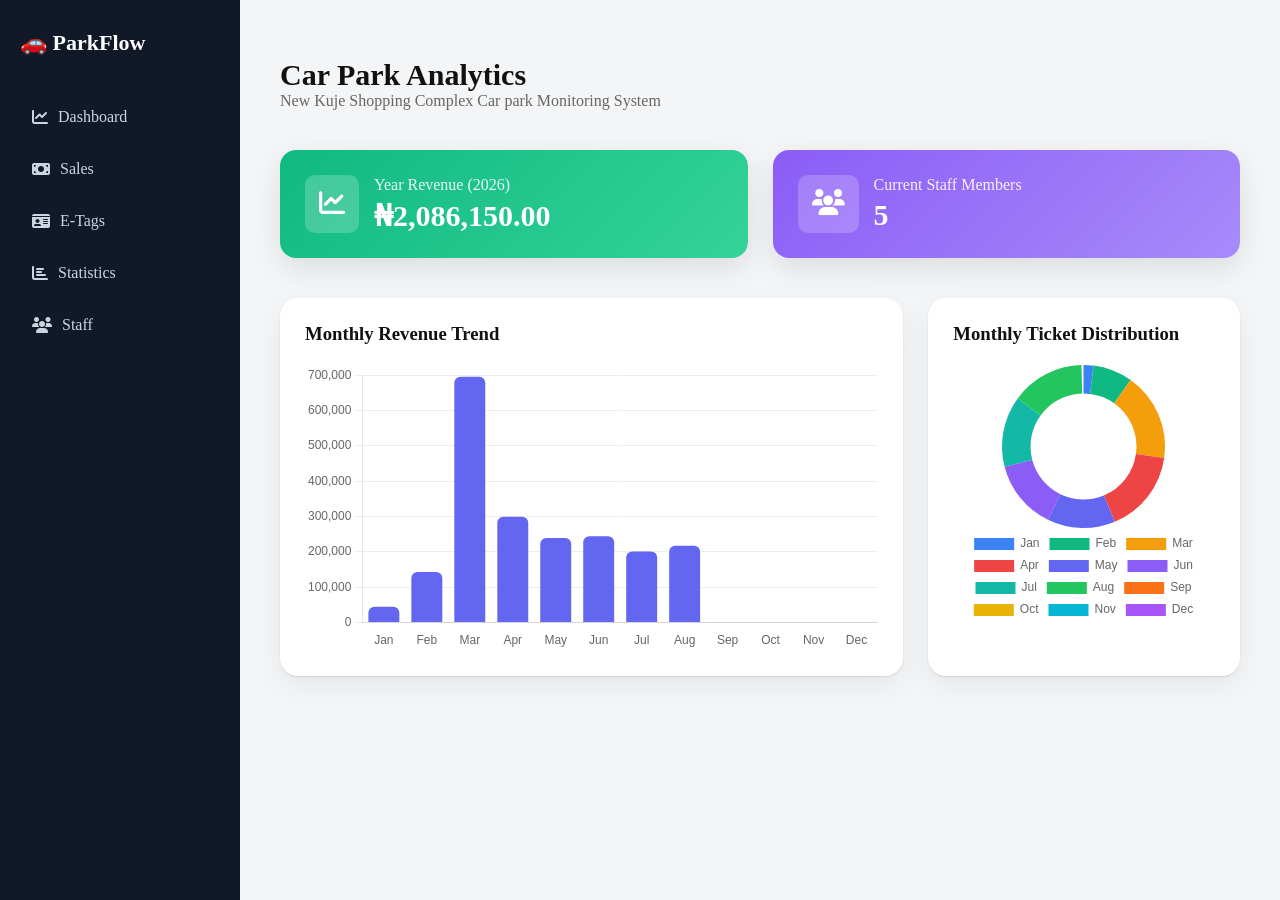
<file: index.html>
<!DOCTYPE html>
<html lang="en">

<head>
  <meta charset="UTF-8">
  <meta name="viewport" content="width=device-width, initial-scale=1.0">
  <title>ParkFlow</title>

  <!-- Main Styles -->
   <link rel="icon" href="./images/title-icon.png" type="image/png">       
  <link rel="stylesheet" href="css/index.css">
  <link rel="stylesheet" href="css/sidebar.css">
  <link rel="stylesheet" href="css/all.min.css"/>
  <script src="js/chart.umd.min.js"></script>
</head>

<body>

  <!-- Layout Container -->
  <div class="layout">

    <!-- Sidebar placeholder (loaded dynamically) -->
    <div id="sidebar-container"></div>

    <!-- Main Content -->
    <main class="main">

      <!-- Header -->
      <header class="header">
        <div class="header-left">
          <div class="header-title"><br>
            <h1>Car Park Analytics</h1>
            <p>New Kuje Shopping Complex Car park Monitoring System</p>
          </div>
        </div>
      </header>

      <!-- KPI Cards Section -->
      <section class="kpi-grid">

        <div class="kpi-card gradient2">
          <div class="kpi-icon"><i class="fa fa-chart-line"></i></div>
          <div>
            <span>Year Revenue</span>
            <h2 id="monthSales">₦0</h2>
          </div>
        </div>

        <div class="kpi-card gradient4">
          <div class="kpi-icon"><i class="fa fa-users"></i></div>
          <div>
            <span>Current Staff Members</span>
            <h2 id="staffCount">0</h2>
          </div>
        </div>
      </section>

      <!-- Charts Section -->
       <section class="charts">
            <div class="chart-card">
                <h3>Monthly Revenue Trend</h3>
                <canvas id="monthlyRevenueChart" style="height:300px;"></canvas>
            </div>

            <div class="chart-card">
                <h3>Monthly Ticket Distribution</h3>
                <canvas id="ticketDistributionChart" style="height:300px;"></canvas>
            </div>

        </section>

    </main>
  </div>

  <!-- Scripts -->
  <script src="js/layout.js"></script>
  <script type="module" src="js/dashboard.js"></script>

  <script>
    // Toggle mobile menu
    function toggleMenu() {
      const menu = document.getElementById("mobileMenu");
      if (menu) menu.classList.toggle("open");
    }
  </script>

</body>
</html>
</file>
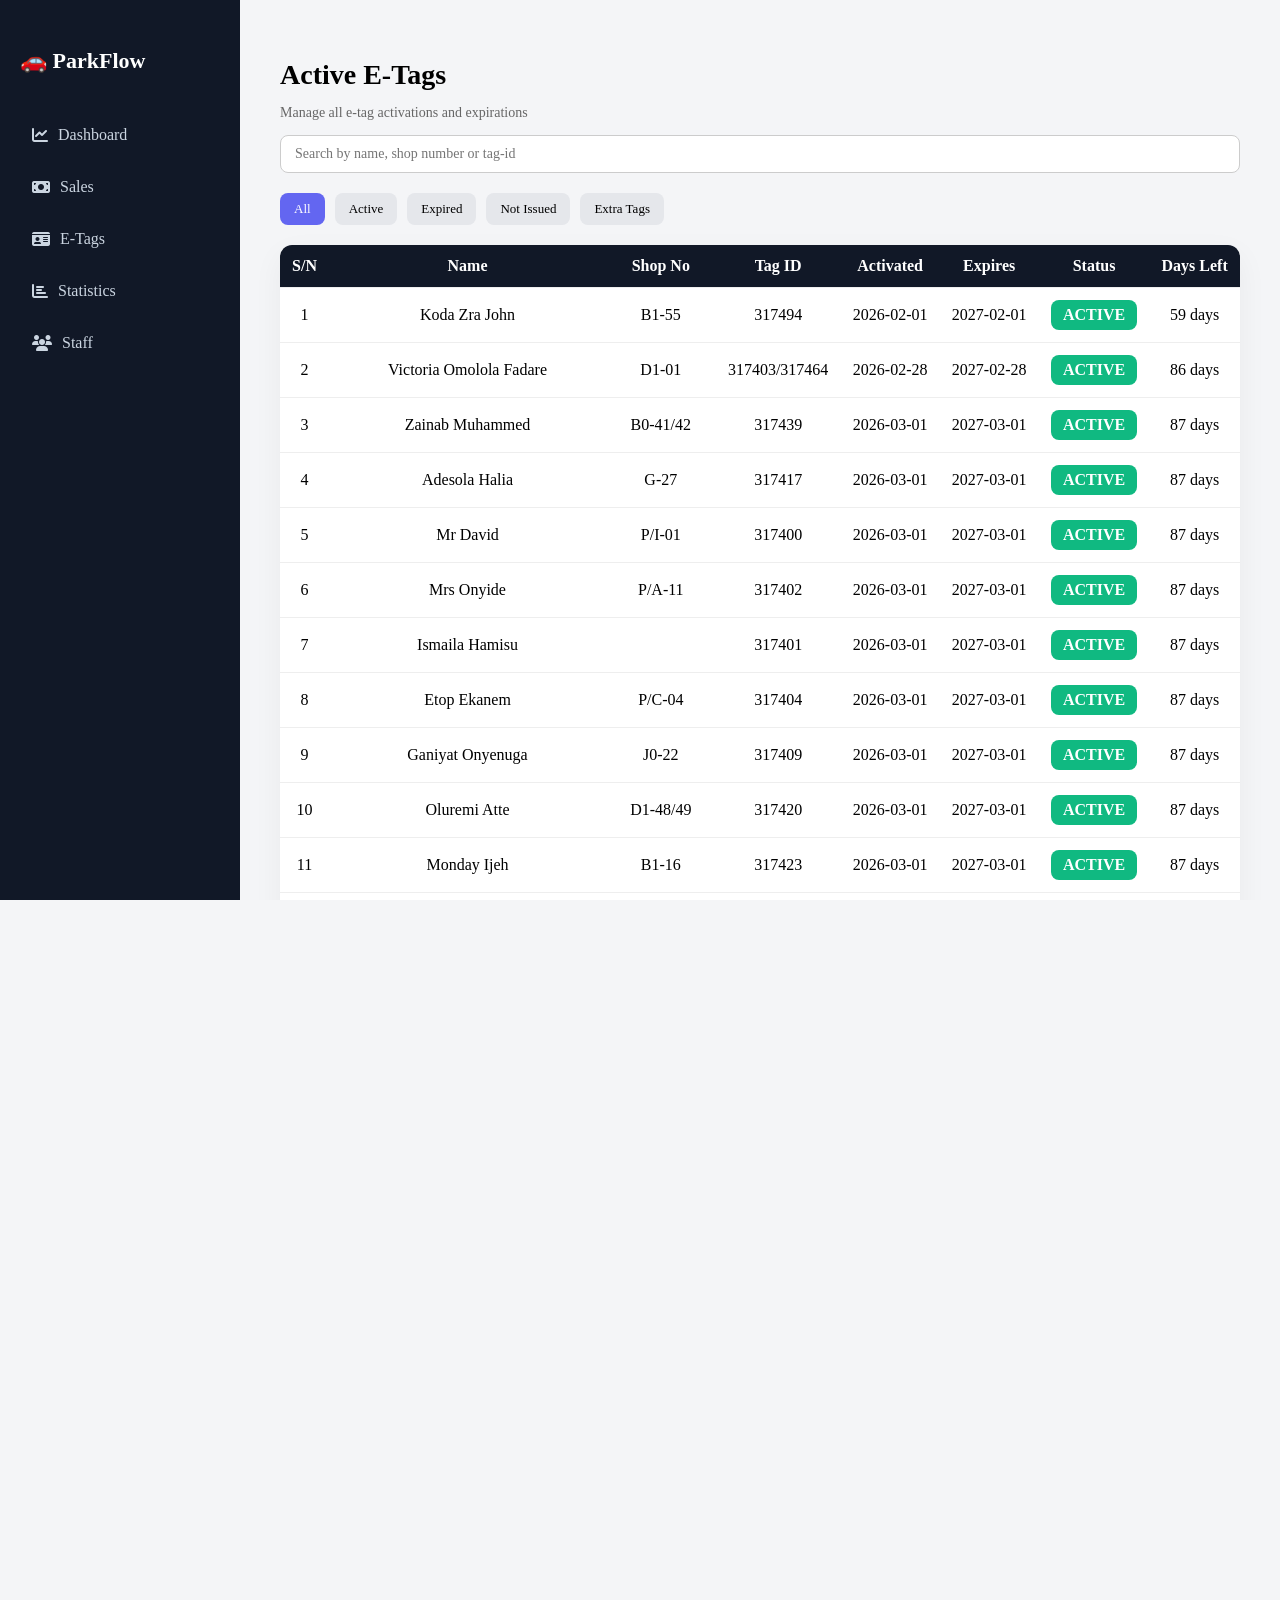
<file: etags.html>
<!DOCTYPE html>
<html lang="en">

<head>

    <meta charset="UTF-8">
    <meta name="viewport" content="width=device-width, initial-scale=1.0">
    
    <title>ParkFlow - Etags</title>

    <link rel="icon" href="./images/title-icon.png" type="image/png">

    <!-- Styles -->
    <link rel="stylesheet" href="css/sidebar.css">
    <link rel="stylesheet" href="css/etags.css">
    <link rel="stylesheet" href="css/all.min.css">

    <!-- Scripts -->
    <script src="/js/chart.umd.min.js"></script>

</head>

<body>

<div class="layout">

    <!-- Sidebar -->
    <div id="sidebar-container"></div>

    <!-- Main Content -->
    <main class="main">

        <!-- Header -->
        <header class="header">
            <div class="header-left">
                <div class="header-title">
                    <h1>Active E-Tags</h1>
                    <p>Manage all e-tag activations and expirations</p>
                </div>
            </div>
        </header>

        <!-- Search -->
        <div class="search-container">
            <input 
                type="text" 
                id="searchTag" 
                placeholder="Search by name, shop number or tag-id"
            >
        </div>
        <div class="filter-container">

            <button class="filter-btn active" data-filter="all">All</button>
            <button class="filter-btn" data-filter="active">Active</button>
            <button class="filter-btn" data-filter="expired">Expired</button>
            <button class="filter-btn" data-filter="not-issued">Not Issued</button>
            <button class="filter-btn" data-filter="extra">Extra Tags</button>

        </div>

        <!-- E-Tag Table -->
        <div class="table-wrapper">
            <table id="etagTable">

                <thead>
                <tr>
                    <th>S/N</th>
                    <th>Name</th>
                    <th>Shop No</th>
                    <th>Tag ID</th>
                    <th>Activated</th>
                    <th>Expires</th>
                    <th>Status</th>
                    <th>Days Left</th>
                </tr>
                </thead>

                <tbody id="etagBody"></tbody>

            </table>
        </div>

    </main>

</div>

<!-- Scripts -->
<script src="js/layout.js"></script>
<script type="module" src="js/etags.js"></script>

</body>
</html>
</file>
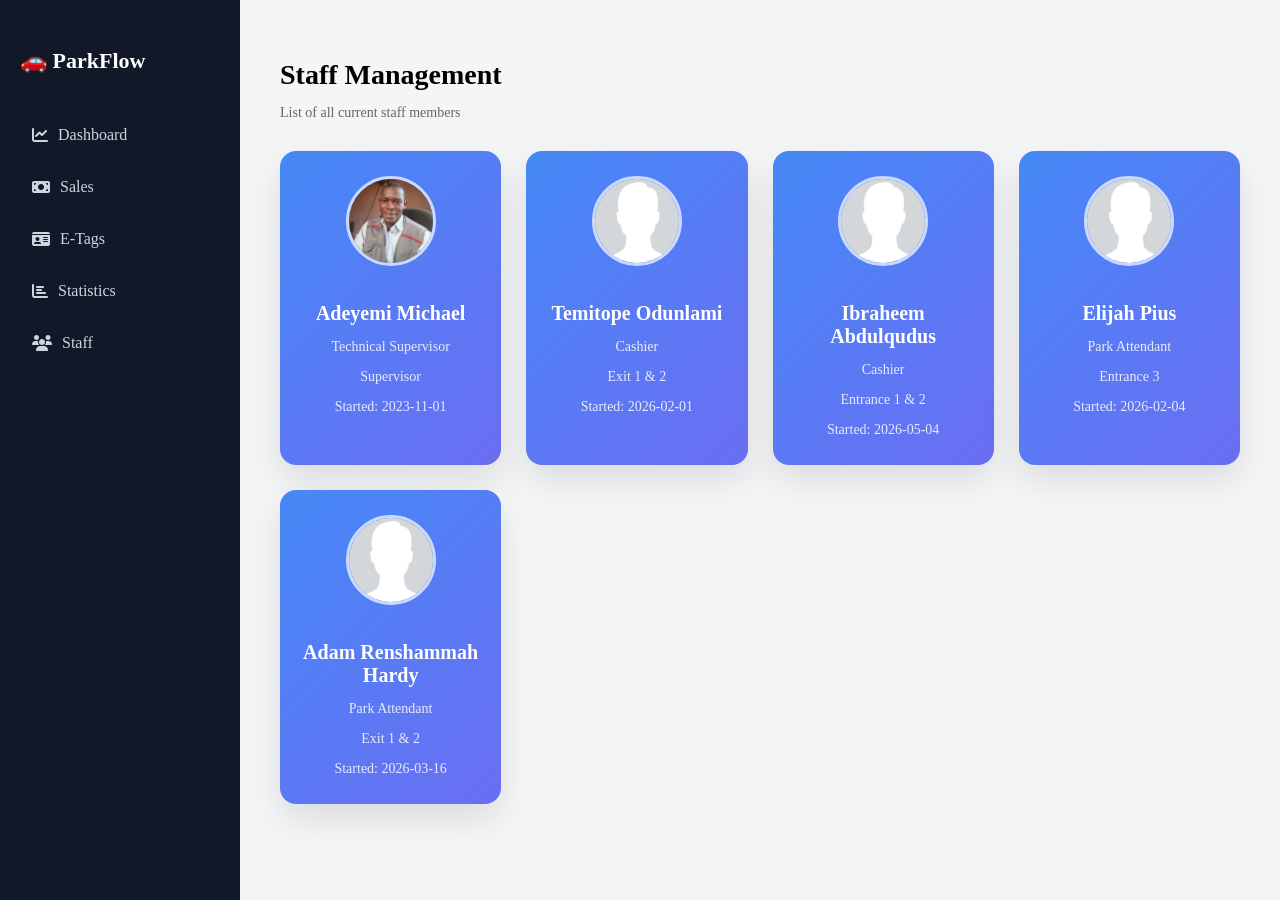
<file: staff.html>
<!DOCTYPE html>
<html lang="en">

<head>
<meta charset="UTF-8">
<meta name="viewport" content="width=device-width, initial-scale=1.0">

<title>ParkFlow - Staff Management</title>

<!-- Sidebar CSS -->
 <link rel="icon" href="./images/title-icon.png" type="image/png">
<link rel="stylesheet" href="css/sidebar.css">
<!-- Staff page CSS -->
<link rel="stylesheet" href="css/staff.css">
<link rel="stylesheet" href="css/all.min.css"/>

</head>

<body>

<div class="layout">

    <!-- SIDEBAR -->
    <div id="sidebar-container"></div>

    <!-- MAIN CONTENT -->
    <main class="main">

        <!-- HEADER -->
        <header class="header">
            <div class="header-left">
                <div class="header-title">
                    <h1>Staff Management</h1>
                    <p>List of all current staff members</p>
                </div>
            </div>
        </header>

        <!-- STAFF CARDS -->
        <section class="staff-grid" id="staffList">
            <!-- JS will inject staff cards here -->
        </section>

    </main>
</div>

<!-- STAFF DETAIL MODAL -->
<div class="staff-modal" id="staffModal">
    <div class="modal-content">
        <button class="close-btn">&times;</button>
        <div class="modal-body" id="modalBody">
            <!-- Staff details populated by JS -->
        </div>
    </div>
</div>

<!-- JS -->
<script src="js/layout.js"></script>
<script type="module" src="js/staff.js"></script>

</body>
</html>
</file>
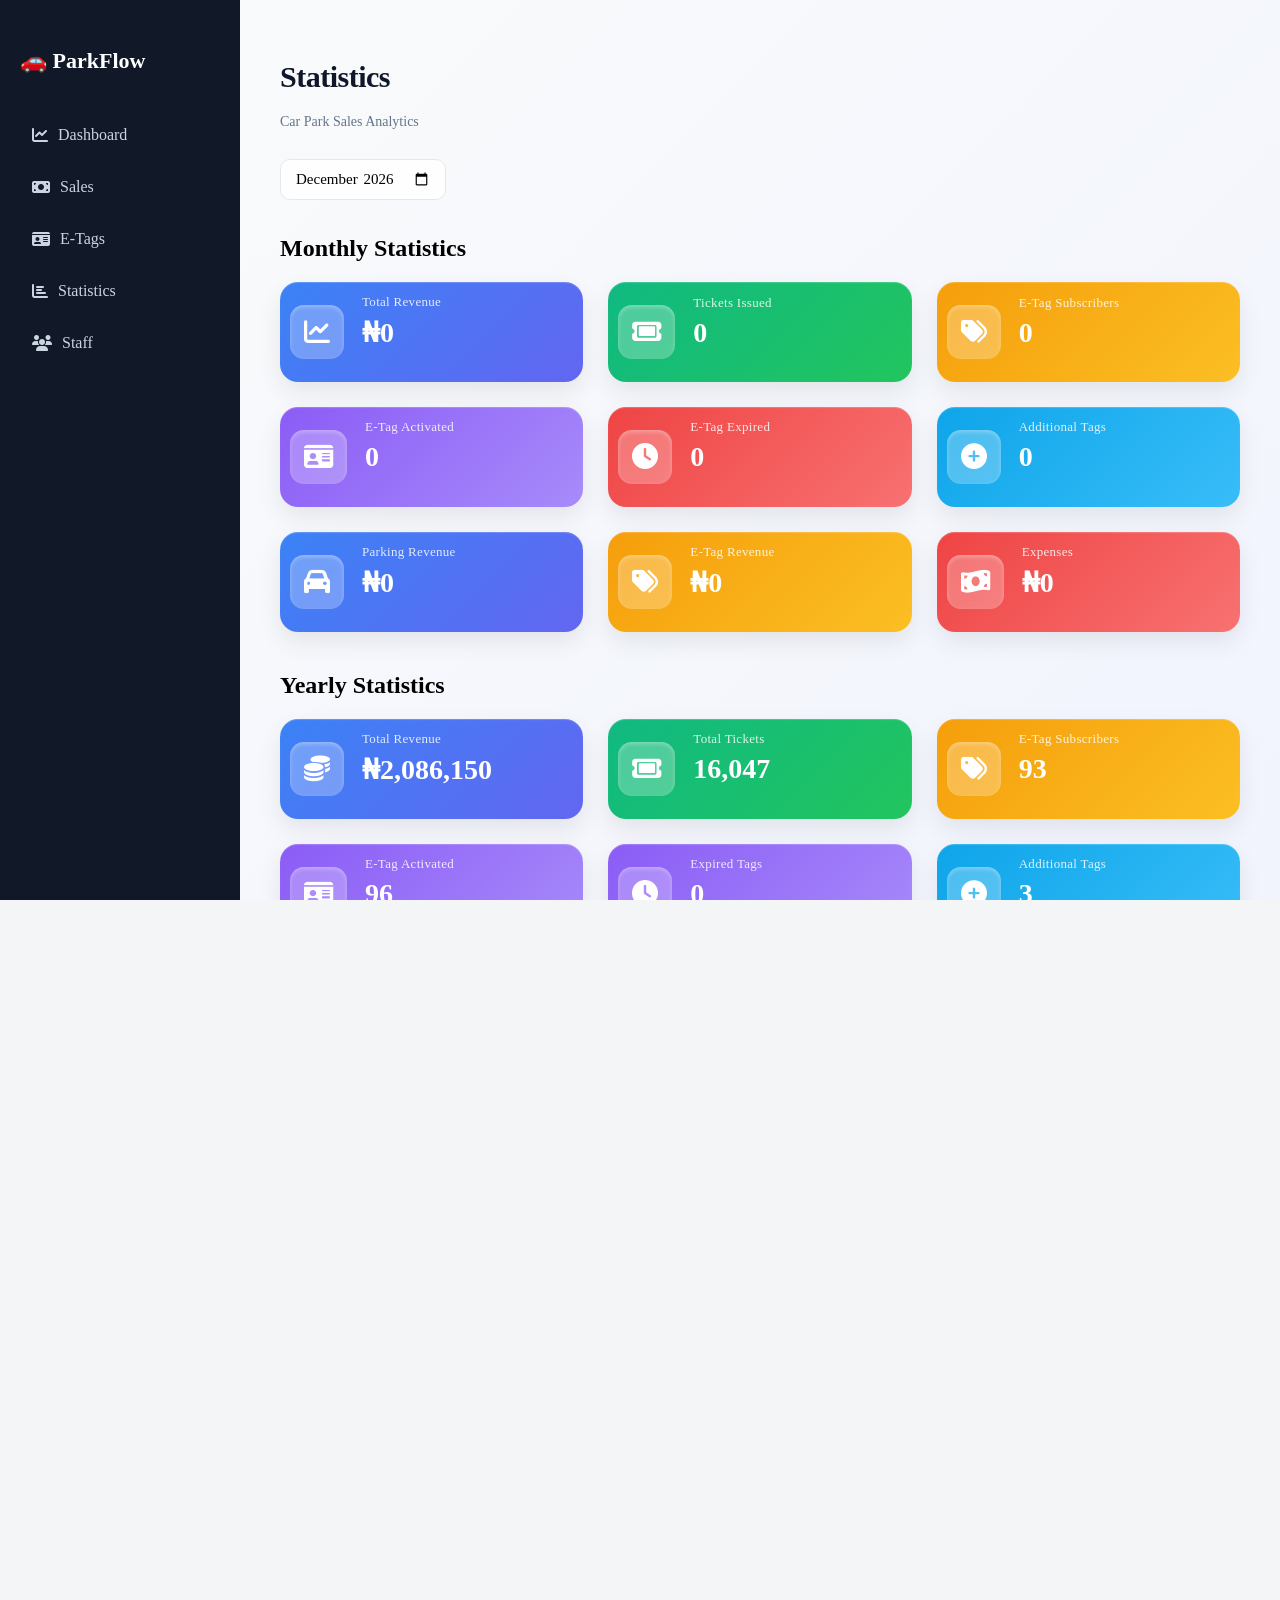
<file: stats.html>
<!DOCTYPE html>
<html lang="en">

<head>

<meta charset="UTF-8">
<meta name="viewport" content="width=device-width, initial-scale=1.0">

<title>ParkFlow - Statistic</title>

<link rel="icon" href="./images/title-icon.png" type="image/png">

<link rel="stylesheet" href="css/sidebar.css">
<link rel="stylesheet" href="css/stats.css">
<link rel="stylesheet" href="css/all.min.css">

<script src="js/chart.umd.min.js"></script>

</head>

<body>

<div class="layout">

<!-- SIDEBAR -->
<div id="sidebar-container"></div>

<!-- MAIN CONTENT -->
<main class="main">

<!-- HEADER -->
<header class="header">
<div class="header-left">
<div class="header-title">
<h1>Statistics</h1>
<p>Car Park Sales Analytics</p>
<!-- Month Picker injected by JS -->
</div>
</div>
</header>

<!-- =========================
     MONTHLY STATISTICS
========================= -->

<section class="stats-section">

<h2 class="section-title">Monthly Statistics</h2>

<section class="kpi-grid">

<div class="kpi-card gradient1">
<div class="kpi-icon"><i class="fa fa-chart-line"></i></div>
<div>
<span>Total Revenue</span>
<h2 id="monthRevenue">₦0</h2>
</div>
</div>

<div class="kpi-card gradient2">
<div class="kpi-icon"><i class="fa fa-ticket"></i></div>
<div>
<span>Tickets Issued</span>
<h2 id="monthTickets">0</h2>
</div>
</div>

<div class="kpi-card gradient3">
<div class="kpi-icon"><i class="fa fa-tags"></i></div>
<div>
<span>E-Tag Subscribers</span>
<h2 id="monthSoldTags">0</h2>
</div>
</div>

<div class="kpi-card gradient4">
<div class="kpi-icon"><i class="fa fa-id-card"></i></div>
<div>
<span>E-Tag Activated</span>
<h2 id="monthActiveTags">0</h2>
</div>
</div>

<div class="kpi-card gradient5">
<div class="kpi-icon"><i class="fa fa-clock"></i></div>
<div>
<span>E-Tag Expired</span>
<h2 id="monthExpiredTags">0</h2>
</div>
</div>

<!-- NEW KPIs -->

<div class="kpi-card gradient6">
<div class="kpi-icon"><i class="fa fa-plus-circle"></i></div>
<div>
<span>Additional Tags</span>
<h2 id="monthExtraTags">0</h2>
</div>
</div>

<div class="kpi-card gradient1">
<div class="kpi-icon"><i class="fa fa-car"></i></div>
<div>
<span>Parking Revenue</span>
<h2 id="monthParkingRevenue">₦0</h2>
</div>
</div>

<div class="kpi-card gradient3">
<div class="kpi-icon"><i class="fa fa-tags"></i></div>
<div>
<span>E-Tag Revenue</span>
<h2 id="monthETagRevenue">₦0</h2>
</div>
</div>

<div class="kpi-card gradient5">
<div class="kpi-icon"><i class="fa fa-money-bill-wave"></i></div>
<div>
<span>Expenses</span>
<h2 id="monthExpenses">₦0</h2>
</div>
</div>

</section>

</section>

<!-- =========================
     YEARLY STATISTICS
========================= -->

<section class="stats-section">

<h2 class="section-title">Yearly Statistics</h2>

<section class="kpi-grid">

<div class="kpi-card gradient1">
<div class="kpi-icon"><i class="fa fa-coins"></i></div>
<div>
<span>Total Revenue</span>
<h2 id="yearRevenue">₦0</h2>
</div>
</div>

<div class="kpi-card gradient2">
<div class="kpi-icon"><i class="fa fa-ticket"></i></div>
<div>
<span>Total Tickets</span>
<h2 id="yearTickets">0</h2>
</div>
</div>

<div class="kpi-card gradient3">
<div class="kpi-icon"><i class="fa fa-tags"></i></div>
<div>
<span>E-Tag Subscribers</span>
<h2 id="yearSoldTags">0</h2>
</div>
</div>

<div class="kpi-card gradient4">
<div class="kpi-icon"><i class="fa fa-id-card"></i></div>
<div>
<span>E-Tag Activated</span>
<h2 id="yearActiveTags">0</h2>
</div>
</div>

<div class="kpi-card gradient4">
<div class="kpi-icon"><i class="fa fa-clock"></i></div>
<div>
<span>Expired Tags</span>
<h2 id="yearExpiredTags">0</h2>
</div>
</div>

<div class="kpi-card gradient6">
<div class="kpi-icon"><i class="fa fa-plus-circle"></i></div>
<div>
<span>Additional Tags</span>
<h2 id="yearExtraTags">0</h2>
</div>
</div>

<div class="kpi-card gradient1">
<div class="kpi-icon"><i class="fa fa-car"></i></div>
<div>
<span>Parking Revenue</span>
<h2 id="yearParkingRevenue">₦0</h2>
</div>
</div>

<div class="kpi-card gradient3">
<div class="kpi-icon"><i class="fa fa-tags"></i></div>
<div>
<span>E-Tag Revenue</span>
<h2 id="yearETagRevenue">₦0</h2>
</div>
</div>

<div class="kpi-card gradient5">
<div class="kpi-icon"><i class="fa fa-money-bill-wave"></i></div>
<div>
<span>Expenses</span>
<h2 id="yearExpenses">₦0</h2>
</div>
</div>

<div class="kpi-card gradient5">
<div class="kpi-icon"><i class="fa fa-users"></i></div>
<div>
<span>Current Staff</span>
<h2 id="staffCount">0</h2>
</div>
</div>

</section>

</section>

<!-- =========================
     CHARTS
========================= -->

<section class="charts-grid">

<div class="chart-card">
<h3>Monthly Revenue Trend</h3>
<canvas id="monthlyRevenueChart"></canvas>
</div>

<div class="chart-card">
<h3>Ticket Distribution (Year)</h3>
<canvas id="ticketDistributionChart"></canvas>
</div>

<div class="chart-card">
<h3>E-Tag Sales (Monthly)</h3>
<canvas id="etagUsageChart"></canvas>
</div>

</section>

</main>

</div>

<script src="js/layout.js"></script>
<script type="module" src="js/stats.js"></script>

</body>
</html>
</file>
<file: css/index.css>
* {
    margin: 0;
    padding: 0;
    box-sizing: border-box;
    font-family: 'Inter', 'Segoe UI';
}

body {
    background: #f6f8fb;
    color: #111;
}

.main {
    flex: 1;
    margin-left: 240px;
    padding: 40px;
    min-width: 0;
    overflow-x: hidden;
}

.header {
    display: flex;
    justify-content: space-between;
    align-items: center;
    margin-bottom: 40px;
}

.header h1 {
    font-size: 30px;
}

.header p {
    color: #666;
}

#monthPicker {
    display: inline-block;
    padding: 8px 12px;
    font-size: 16px;
    border-radius: 8px;
    border: 1px solid #d1d5db;
    background-color: #fff;
    color: #111827;
}

.kpi-grid {
    display: grid;
    grid-template-columns: repeat(auto-fit, minmax(220px, 1fr));
    gap: 25px;
    margin-bottom: 40px;
    min-width: 0;
}

.kpi-card {
    padding: 25px;
    border-radius: 16px;
    color: white;
    display: flex;
    align-items: center;
    gap: 15px;
    box-shadow: 0 10px 30px rgba(0,0,0,0.1);
    transition: 0.3s;
    backdrop-filter: blur(10px);
}

.kpi-card:hover {
    transform: translateY(-6px);
}

.kpi-card span {
    opacity: 0.9;
}

.kpi-card h2 {
    font-size: 30px;
    margin-top: 4px;
}

.kpi-icon {
    font-size: 26px;
    background: rgba(255,255,255,0.2);
    padding: 14px;
    border-radius: 10px;
}

.gradient1 {
    background: linear-gradient(135deg,#3b82f6,#6366f1);
}

.gradient2 {
    background: linear-gradient(135deg,#10b981,#34d399);
}

.gradient3 {
    background: linear-gradient(135deg,#f59e0b,#fbbf24);
}

.gradient4 {
    background: linear-gradient(135deg,#8b5cf6,#a78bfa);
}

.charts {
    display: grid;
    grid-template-columns: 2fr 1fr;
    gap: 25px;
    min-width: 0;
}

.chart-card {
    background: white;
    padding: 25px;
    border-radius: 18px;
    box-shadow: 0 10px 30px rgba(0,0,0,0.06), 0 1px 2px rgba(0,0,0,0.1);
    min-width: 0;
}

.chart-card h3 {
    margin-bottom: 20px;
}

@media (max-width:1100px) {
    .charts {
        grid-template-columns: 1fr;
    }
}

@media (max-width:900px) {
    .main {
        margin-left: 0;
        padding: 25px;
    }

    .kpi-grid {
        grid-template-columns: 1fr;
    }
}

@media (max-width:500px) {
    .kpi-card h2 {
        font-size: 24px;
    }

    .kpi-card span {
        font-size: 14px;
    }

    .chart-card {
        padding: 20px;
    }
}
</file>
<file: css/sidebar.css>
* {
    box-sizing: border-box;
    font-family: 'Inter', 'Segoe UI';
}

html,
body {
    margin: 0;
    padding: 0;
    height: 100%;
    width: 100%;
    overflow-x: hidden;
    font-family: 'Segoe UI', sans-serif;
    background-color: #f4f5f7;
}

.layout {
    display: flex;
    min-height: 100vh;
    width: 100%;
}

.sidebar {
    width: 240px;
    background: #111827;
    color: white;
    padding: 30px 20px;
    display: flex;
    flex-direction: column;
    min-height: 100vh;
    position: fixed;
    top: 0;
    left: 0;
    z-index: 1000;
}

.logo {
    font-size: 22px;
}

.sidebar nav {
    display: flex;
    flex-direction: column;
    gap: 10px;
}

.sidebar a {
    color: #cbd5e1;
    text-decoration: none;
    padding: 12px;
    border-radius: 8px;
    display: flex;
    gap: 10px;
    align-items: center;
    transition: 0.2s;
}

.sidebar a:hover,
.sidebar a.active {
    background: #2563eb;
    color: white;
}

.mobile-menu {
    position: fixed;
    top: 0;
    left: 0;
    width: 100%;
    height: 100%;
    background: linear-gradient(135deg,#111827,#1f2937);
    display: flex;
    flex-direction: column;
    align-items: center;
    justify-content: center;
    transform: translateY(-100%);
    transition: transform 0.5s ease, opacity 0.5s ease;
    opacity: 0;
    z-index: 2000;
    padding: 20px;
    box-shadow: 0 20px 50px rgba(0, 0, 0, 0.2);
    border-radius: 0 0 20px 20px;
}

.mobile-menu.open {
    transform: translateY(0);
    opacity: 1;
}

.mobile-menu nav {
    display: flex;
    flex-direction: column;
    gap: 25px;
    text-align: center;
}

.mobile-menu a {
    display: flex;
    align-items: center;
    justify-content: left;
    gap: 10px;
    font-size: 20px;
    color: white;
    text-decoration: none;
    font-weight: 600;
    padding: 12px 20px;
    border-radius: 12px;
    transition: transform 0.3s ease, background 0.3s ease, color 0.3s ease;
}

.mobile-menu a:hover {
    transform: scale(1.05) translateY(-2px);
    background: rgba(255, 255, 255, 0.2);
    color: #f3f4f6;
}

.mobile-menu a i {
    font-size: 26px;
    transition: transform 0.3s ease;
}

.mobile-menu a:hover i {
    transform: rotate(15deg);
}

.mobile-menu::before {
    content: '';
    position: absolute;
    top: 0;
    left: 0;
    width: 100%;
    height: 100%;
    backdrop-filter: blur(6px);
    border-radius: 0 0 20px 20px;
    z-index: -1;
}

.close-menu {
    position: absolute;
    top: 70px;
    right: 30px;
    font-size: 28px;
    background: none;
    border: none;
    color: white;
    cursor: pointer;
}

.fixed-mobile-header {
    display: none;
    position: fixed;
    top: 0;
    left: 0;
    right: 0;
    height: 60px;
    background-color: #fff;
    box-shadow: 0 2px 10px rgba(0,0,0,0.1);
    z-index: 9999;
    padding: 0 20px;
    align-items: center;
    justify-content: space-between;
}

.fixed-mobile-header .logo {
    font-size: 20px;
}

.fixed-mobile-header .menu-btn {
    font-size: 24px;
    background: none;
    border: none;
    cursor: pointer;
    color: #111;
}

@media (max-width: 900px) {
    .fixed-mobile-header {
        display: flex;
    }

    .main {
        margin-top: 40px;
    }

    .sidebar {
        display: none;
    }
}
</file>
<file: css/etags.css>
.main {
    flex: 1;
    padding: 40px;
    margin-left: 240px;
    min-width: 0;
    transition: margin-left 0.3s ease;
}

.header-title h1 {
    font-size: 28px;
    margin-bottom: 5px;
}

.header-title p {
    color: #666;
    font-size: 14px;
}

.search-container {
    margin-bottom: 20px;
}

.search-container input {
    width: 100%;
    padding: 10px 14px;
    font-size: 14px;
    border-radius: 8px;
    border: 1px solid #ccc;
    outline: none;
    transition: 0.3s;
}

.search-container input:focus {
    border-color: #2563eb;
    box-shadow: 0 0 8px rgba(37, 99, 235, 0.3);
}

.filter-container {
    display: flex;
    gap: 10px;
    margin-bottom: 20px;
    flex-wrap: wrap;
}

.filter-btn {
    padding: 8px 14px;
    border-radius: 8px;
    border: none;
    background: #e5e7eb;
    cursor: pointer;
    font-size: 13px;
    transition: 0.3s;
}

.filter-btn:hover {
    background: #c7d2fe;
}

.filter-btn.active {
    background: #6366f1;
    color: white;
}

.table-wrapper {
    background: white;
    border-radius: 12px;
    box-shadow: 0 10px 30px rgba(0,0,0,0.05);
    overflow-x: auto;
}

table {
    width: 100%;
    border-collapse: collapse;
    min-width: 900px;
}

thead {
    background: #111827;
    color: white;
    position: sticky;
    top: 0;
    z-index: 10;
}

th,
td {
    padding: 12px;
    text-align: center;
    border-bottom: 1px solid #eee;
}

tbody tr:hover {
    background: #f9fafb;
}

.status {
    font-weight: bold;
    padding: 6px 12px;
    border-radius: 8px;
    color: white;
    display: inline-block;
}

.status.active {
    background-color: #10b981;
}

.status.expiring {
    background-color: #fbbf24;
}

.status.expired {
    background-color: #ef4444;
}

.days-left {
    font-weight: 600;
}

@media (max-width: 900px) {
    .main {
        margin-left: 0;
        padding: 25px;
    }

    table {
        min-width: 700px;
    }
}

@media (max-width: 500px) {
    .main {
        padding: 20px;
    }

    th,
    td {
        padding: 8px;
        font-size: 12px;
    }
}
</file>
<file: css/staff.css>
.main {
    flex: 1;
    padding: 40px;
    margin-left: 240px;
    min-width: 0;
    transition: margin-left 0.3s;
}

.header-title h1 {
    font-size: 28px;
    margin-bottom: 5px;
}

.header-title p {
    color: #666;
    font-size: 14px;
}

.staff-grid {
    display: grid;
    grid-template-columns: repeat(auto-fit, minmax(220px, 1fr));
    gap: 25px;
    margin-top: 30px;
}

.staff-card {
    background: linear-gradient(135deg, #3b82f6, #6366f1);
    border-radius: 16px;
    box-shadow: 0 15px 35px rgba(0,0,0,0.1);
    padding: 25px 20px;
    text-align: center;
    cursor: pointer;
    color: white;
    transition: transform 0.4s ease, box-shadow 0.4s ease, background 0.5s ease;
    position: relative;
    overflow: hidden;
}

.staff-card::before {
    content: '';
    position: absolute;
    top: -50%;
    left: -50%;
    width: 200%;
    height: 200%;
    background: rgba(255,255,255,0.05);
    transform: rotate(45deg);
    transition: all 0.6s ease;
}

.staff-card:hover::before {
    top: 0;
    left: 0;
}

.staff-card:hover {
    transform: translateY(-8px) scale(1.02);
    box-shadow: 0 20px 40px rgba(0,0,0,0.15);
    background: linear-gradient(135deg, #6366f1, #3b82f6);
}

.staff-card img {
    width: 90px;
    height: 90px;
    object-fit: cover;
    border-radius: 50%;
    margin-bottom: 12px;
    border: 3px solid rgba(255,255,255,0.7);
    transition: transform 0.3s ease;
}

.staff-card:hover img {
    transform: scale(1.05);
}

.staff-card h3 {
    font-size: 20px;
    margin-bottom: 4px;
    font-weight: 600;
}

.staff-card p {
    color: rgba(255,255,255,0.85);
    font-size: 14px;
    margin-bottom: 2px;
}

.staff-modal {
    position: fixed;
    top: 0;
    left: 0;
    width: 100%;
    height: 100%;
    backdrop-filter: blur(8px);
    background: rgba(0,0,0,0.5);
    display: none;
    justify-content: center;
    align-items: center;
    z-index: 3000;
    opacity: 0;
    pointer-events: none;
    transition: opacity 0.3s ease;
}

.staff-modal.active {
    display: flex;
    opacity: 1;
    pointer-events: all;
}

.staff-modal .modal-content {
    background: linear-gradient(135deg, #ffffff, #f3f4f6);
    border-radius: 16px;
    padding: 30px;
    max-width: 480px;
    width: 90%;
    position: relative;
    text-align: center;
    box-shadow: 0 20px 40px rgba(0,0,0,0.1);
    transform: scale(0.9);
    transition: transform 0.4s ease;
}

.staff-modal.active .modal-content {
    transform: scale(1);
}

.staff-modal .close-btn {
    position: absolute;
    top: 15px;
    right: 15px;
    font-size: 26px;
    border: none;
    background: none;
    cursor: pointer;
    color: #111;
}

.staff-modal .modal-body img {
    width: 120px;
    height: 120px;
    border-radius: 50%;
    margin-bottom: 15px;
    border: 3px solid #3b82f6;
}

.staff-modal .modal-body h2 {
    margin-bottom: 10px;
    font-size: 22px;
}

.staff-modal .modal-body p {
    margin-bottom: 8px;
    color: #555;
    font-size: 14px;
}

@media(max-width: 900px){
    .main {
        margin-left: 0;
        padding: 25px;
    }
}

@media(max-width: 500px){
    .staff-card img {
        width: 70px;
        height: 70px;
    }
    .staff-card h3 {
        font-size: 16px;
    }
    .staff-card p {
        font-size: 12px;
    }
    .staff-modal .modal-content {
        padding: 20px;
    }
}
</file>
<file: css/stats.css>
.main {
    flex: 1;
    padding: 40px;
    margin-left: 240px;
    min-width: 0;
    font-family: 'Segoe UI', Tahoma, Geneva, Verdana, sans-serif;

    /* PREMIUM BACKGROUND */
    background: linear-gradient(135deg, #f9fafb, #eef2ff);
}

/* ================= HEADER ================= */

.header {
    margin-bottom: 35px;
}

.header-title h1 {
    font-size: 30px;
    font-weight: 700;
    color: #0f172a;
    letter-spacing: -0.5px;
}

.header-title p {
    color: #64748b;
    font-size: 14px;
    margin-top: 5px;
}

/* MONTH PICKER */

#monthPicker {
    margin-top: 15px;
    padding: 10px 14px;
    font-size: 15px;

    border-radius: 10px;
    border: 1px solid #e5e7eb;

    background: rgba(255,255,255,0.8);
    backdrop-filter: blur(6px);

    transition: all 0.3s ease;
}

#monthPicker:focus {
    outline: none;
    border-color: #6366f1;
    box-shadow: 0 0 0 3px rgba(99,102,241,0.2);
}

/* ================= KPI GRID ================= */

.kpi-grid {
    display: grid;
    grid-template-columns: repeat(auto-fit, minmax(230px, 1fr));
    gap: 25px;
    margin-bottom: 40px;
}

/* ================= KPI CARD ================= */

.kpi-card {
    padding: 10px;
    border-radius: 18px;

    color: white;
    display: flex;
    align-items: center;
    gap: 18px;

    /* GLASS + DEPTH */
    backdrop-filter: blur(10px);
    box-shadow: 
        0 10px 25px rgba(0,0,0,0.08),
        inset 0 1px 1px rgba(255,255,255,0.2);

    transition: all 0.35s ease;
    cursor: pointer;
    position: relative;
    overflow: hidden;
}

/* SHINE EFFECT */
.kpi-card::before {
    content: "";
    position: absolute;
    width: 120%;
    height: 120%;
    top: -50%;
    left: -50%;
    background: linear-gradient(
        120deg,
        transparent,
        rgba(255,255,255,0.2),
        transparent
    );
    transform: rotate(25deg);
    opacity: 0;
    transition: 0.6s;
}

.kpi-card:hover::before {
    opacity: 1;
    left: 100%;
}

.kpi-card:hover {
    transform: translateY(-8px) scale(1.02);
    box-shadow: 0 25px 50px rgba(0,0,0,0.15);
}

/* TEXT */

.kpi-card span {
    font-size: 13px;
    opacity: 0.85;
    letter-spacing: 0.3px;
}

.kpi-card h2 {
    font-size: 28px;
    margin-top: 6px;
    font-weight: 700;
}

/* ICON */

.kpi-icon {
    font-size: 26px;
    background: rgba(255,255,255,0.25);
    padding: 14px;
    border-radius: 14px;

    display: flex;
    align-items: center;
    justify-content: center;

    box-shadow: inset 0 2px 4px rgba(255,255,255,0.3);
}

/* ================= GRADIENTS ================= */

.kpi-card.gradient1 { 
    background: linear-gradient(135deg,#3b82f6,#6366f1); 
}

.kpi-card.gradient2 { 
    background: linear-gradient(135deg,#10b981,#22c55e); 
}

.kpi-card.gradient3 { 
    background: linear-gradient(135deg,#f59e0b,#fbbf24); 
}

.kpi-card.gradient4 { 
    background: linear-gradient(135deg,#8b5cf6,#a78bfa); 
}

.kpi-card.gradient5 { 
    background: linear-gradient(135deg,#ef4444,#f87171); 
}

/* NEW NICE COLOR */
.kpi-card.gradient6 {
    background: linear-gradient(135deg,#0ea5e9,#38bdf8);
}

/* ================= CHARTS ================= */

.charts-grid {
    display: grid;
    grid-template-columns: 1.5fr 1fr;
    gap: 25px;
}

.chart-card {
    background: rgba(255,255,255,0.9);
    backdrop-filter: blur(8px);

    padding: 25px;
    border-radius: 18px;

    box-shadow: 
        0 10px 30px rgba(0,0,0,0.08);

    transition: 0.3s;
}

.chart-card:hover {
    transform: translateY(-4px);
    box-shadow: 0 20px 40px rgba(0,0,0,0.12);
}

.chart-card h3 {
    margin-bottom: 15px;
    color: #0f172a;
    font-size: 16px;
    font-weight: 600;
}

.chart-card canvas {
    width: 100% !important;
    height: 300px;
}

/* ================= SCROLL ================= */

.chart-card::-webkit-scrollbar {
    height: 8px;
}

.chart-card::-webkit-scrollbar-track {
    background: #f1f5f9;
    border-radius: 4px;
}

.chart-card::-webkit-scrollbar-thumb {
    background: #cbd5f5;
    border-radius: 4px;
}

/* ================= RESPONSIVE ================= */

@media(max-width: 1100px){
    .charts-grid {
        grid-template-columns: 1fr;
    }
}

@media(max-width: 900px){
    .main {
        margin-left: 0;
        padding: 25px;
    }
}

@media(max-width: 500px){
    .kpi-card {
        padding: 18px;
    }

    .kpi-card h2 {
        font-size: 22px;
    }

    .kpi-card span {
        font-size: 12px;
    }
}
</file>
